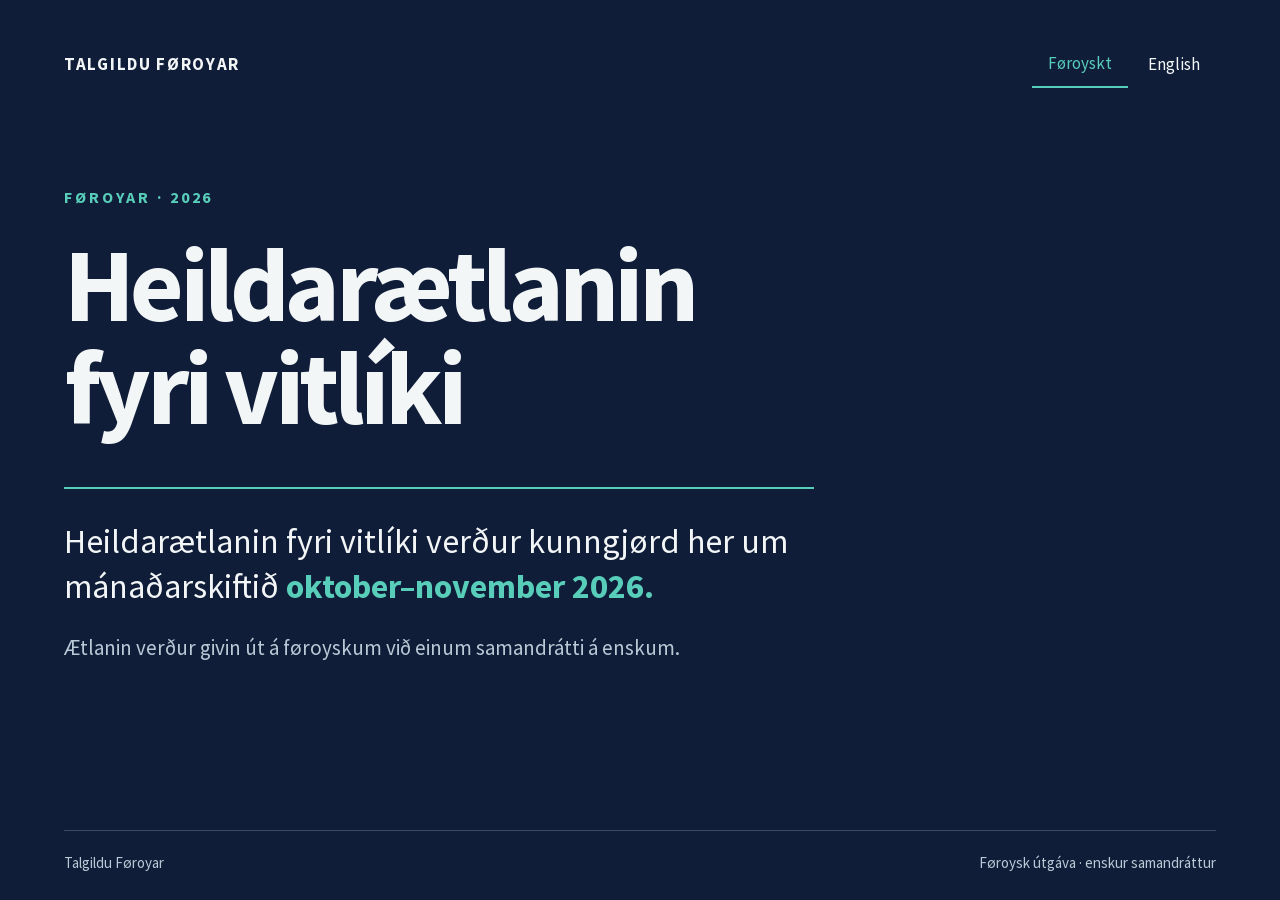
<file: docs/index.html>
<!doctype html>
<html lang="fo">
<head>
  <meta charset="utf-8">
  <meta name="viewport" content="width=device-width, initial-scale=1">
  <title>Heildarætlanin fyri vitlíki</title>
  <meta name="description" content="Heildarætlanin fyri vitlíki verður kunngjørd her um mánaðarskiftið oktober–november 2026. Føroysk útgáva við samandrátti á enskum.">
  <meta name="theme-color" content="#101d39">
  <link rel="canonical" href="https://vitliki.github.io/">
  <link rel="alternate" hreflang="fo" href="https://vitliki.github.io/">
  <link rel="alternate" hreflang="en" href="https://vitliki.github.io/en/">
  <link rel="alternate" hreflang="x-default" href="https://vitliki.github.io/">
  <meta property="og:type" content="website">
  <meta property="og:title" content="Heildarætlanin fyri vitlíki">
  <meta property="og:description" content="Verður kunngjørd um mánaðarskiftið oktober–november 2026.">
  <meta property="og:url" content="https://vitliki.github.io/">
  <meta property="og:locale" content="fo_FO">
  <link rel="stylesheet" href="assets/site.css">
</head>
<body>
  <a class="skip-link" href="#innihald">Far til innihaldið</a>
  <div class="page">
    <header class="header">
      <p class="publisher">Talgildu Føroyar</p>
      <nav class="languages" aria-label="Mál">
        <span aria-current="page" lang="fo">Føroyskt</span>
        <a href="en/" hreflang="en" lang="en">English</a>
      </nav>
    </header>
    <main id="innihald" tabindex="-1">
      <p class="eyebrow">Føroyar · 2026</p>
      <h1><span>Heildarætlanin</span><span>fyri vitlíki</span></h1>
      <div class="announcement">
        <p class="lead">Heildarætlanin fyri vitlíki verður kunngjørd her um mánaðarskiftið <strong>oktober–november 2026.</strong></p>
        <p class="detail">Ætlanin verður givin út á føroyskum við einum samandrátti á enskum.</p>
      </div>
    </main>
    <footer class="footer">
      <p>Talgildu Føroyar</p>
      <p>Føroysk útgáva · enskur samandráttur</p>
    </footer>
  </div>
</body>
</html>
</file>
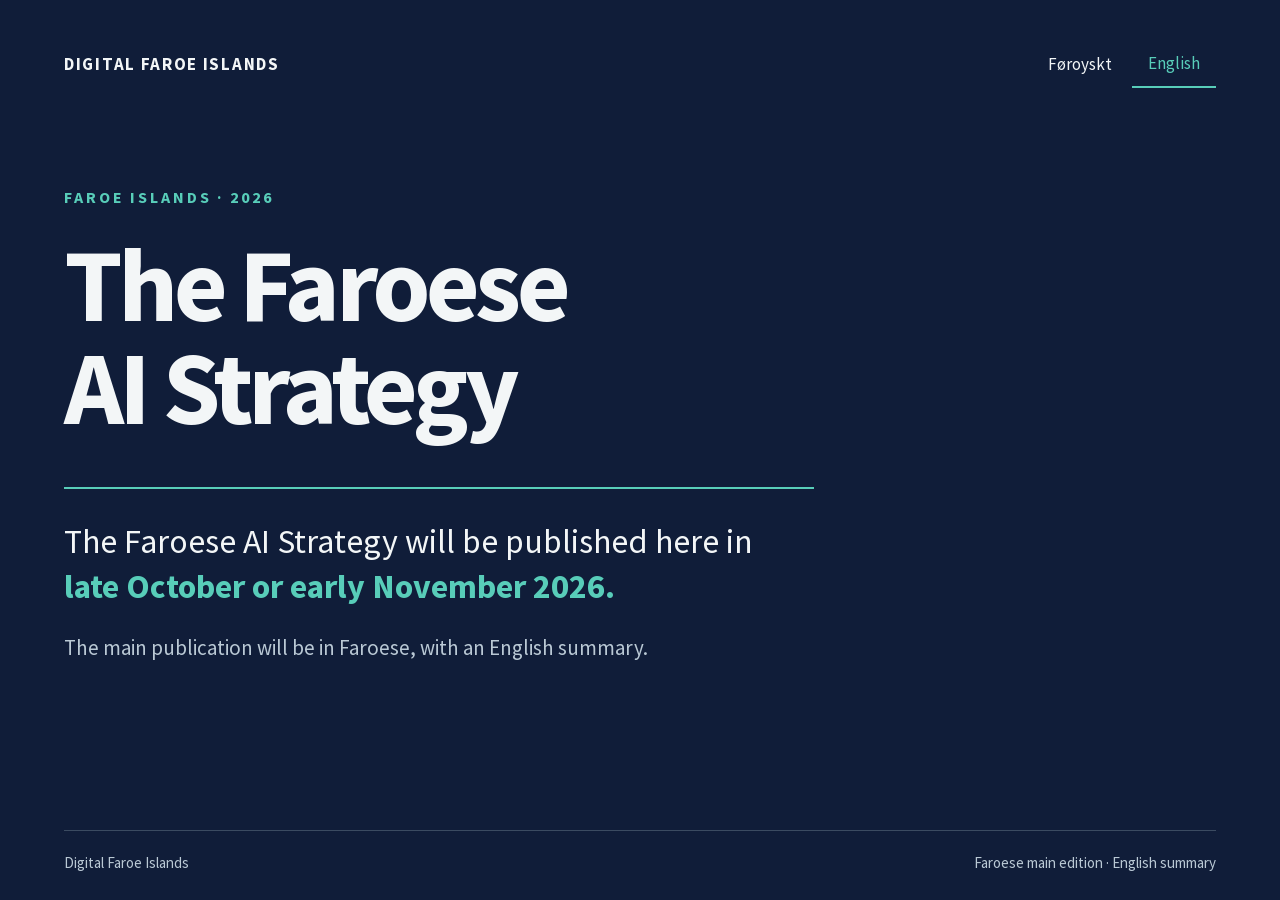
<file: docs/en/index.html>
<!doctype html>
<html lang="en">
<head>
  <meta charset="utf-8">
  <meta name="viewport" content="width=device-width, initial-scale=1">
  <title>The Faroese AI Strategy</title>
  <meta name="description" content="The Faroese AI Strategy will be published here in late October or early November 2026. A Faroese main edition with an English summary.">
  <meta name="theme-color" content="#101d39">
  <link rel="canonical" href="https://vitliki.github.io/en/">
  <link rel="alternate" hreflang="fo" href="https://vitliki.github.io/">
  <link rel="alternate" hreflang="en" href="https://vitliki.github.io/en/">
  <link rel="alternate" hreflang="x-default" href="https://vitliki.github.io/">
  <meta property="og:type" content="website">
  <meta property="og:title" content="The Faroese AI Strategy">
  <meta property="og:description" content="Publication in late October or early November 2026.">
  <meta property="og:url" content="https://vitliki.github.io/en/">
  <meta property="og:locale" content="en_GB">
  <link rel="stylesheet" href="../assets/site.css">
</head>
<body>
  <a class="skip-link" href="#content">Skip to content</a>
  <div class="page">
    <header class="header">
      <p class="publisher">Digital Faroe Islands</p>
      <nav class="languages" aria-label="Language">
        <a href="../" hreflang="fo" lang="fo">Føroyskt</a>
        <span aria-current="page" lang="en">English</span>
      </nav>
    </header>
    <main id="content" tabindex="-1">
      <p class="eyebrow">Faroe Islands · 2026</p>
      <h1><span>The Faroese</span><span>AI Strategy</span></h1>
      <div class="announcement">
        <p class="lead">The Faroese AI Strategy will be published here in <strong>late October or early November 2026.</strong></p>
        <p class="detail">The main publication will be in Faroese, with an English summary.</p>
      </div>
    </main>
    <footer class="footer">
      <p>Digital Faroe Islands</p>
      <p>Faroese main edition · English summary</p>
    </footer>
  </div>
</body>
</html>
</file>
<file: docs/assets/site.css>
@font-face {
  font-family: "Source Sans Pro";
  font-style: normal;
  font-weight: 400;
  font-display: swap;
  src: url("fonts/source-sans-pro-400.ttf") format("truetype");
}
@font-face {
  font-family: "Source Sans Pro";
  font-style: normal;
  font-weight: 700;
  font-display: swap;
  src: url("fonts/source-sans-pro-700.ttf") format("truetype");
}
:root {
  color-scheme: dark;
  --navy: #101d39;
  --paper: #f3f6f7;
  --mint: #58cdb9;
  --muted: #bac9d5;
  --rule: #3b4b61;
  font-family: "Source Sans Pro", sans-serif;
  background: var(--navy);
  color: var(--paper);
}
* { box-sizing: border-box; }
body { margin: 0; }
a { color: inherit; }
a:focus-visible { outline: 3px solid var(--mint); outline-offset: 5px; }
.skip-link {
  position: absolute;
  top: 12px;
  left: 12px;
  z-index: 2;
  padding: 12px 18px;
  background: var(--paper);
  color: var(--navy);
  transform: translateY(-150%);
}
.skip-link:focus { transform: translateY(0); }
.page {
  width: min(1320px, 100%);
  min-height: 100svh;
  margin: 0 auto;
  padding: 40px 64px 28px;
  display: flex;
  flex-direction: column;
}
.header { display: flex; align-items: center; justify-content: space-between; gap: 24px; }
.publisher { margin: 0; font-size: 17px; font-weight: 700; letter-spacing: .1em; text-transform: uppercase; }
.languages { display: flex; align-items: center; gap: 4px; font-size: 17px; }
.languages a, .languages span { padding: 12px 16px; min-height: 48px; display: inline-flex; align-items: center; }
.languages a { text-decoration: none; }
.languages a:hover { text-decoration: underline; text-underline-offset: 5px; }
.languages span { color: var(--mint); border-bottom: 2px solid var(--mint); }
main { padding: clamp(64px, 11vh, 128px) 0 80px; flex: 1; }
.eyebrow { margin: 0 0 26px; color: var(--mint); font-size: 16px; font-weight: 700; letter-spacing: .18em; text-transform: uppercase; }
h1 { margin: 0; font-size: clamp(2.1rem, 8.2vw, 7.5rem); line-height: .98; font-weight: 700; letter-spacing: -.045em; }
h1 span { display: block; }
.announcement { max-width: 750px; margin-top: 48px; padding-top: 30px; border-top: 2px solid var(--mint); }
.lead { margin: 0; font-size: clamp(24px, 2.65vw, 34px); line-height: 1.35; }
.lead strong { font-weight: 700; color: var(--mint); }
.detail { margin: 22px 0 0; color: var(--muted); font-size: 21px; line-height: 1.5; }
.footer { padding-top: 22px; border-top: 1px solid var(--rule); display: flex; flex-wrap: wrap; justify-content: space-between; gap: 12px 28px; font-size: 15px; color: var(--muted); }
.footer p { margin: 0; }
@media (max-width: 699px) {
  .page { padding: 22px 24px 24px; }
  .header { align-items: flex-start; flex-wrap: wrap; gap: 14px; }
  .publisher { font-size: 14px; padding-top: 14px; }
  .languages { font-size: 16px; margin-left: -12px; }
  .languages a, .languages span { padding: 12px; }
  main { padding: 58px 0 62px; }
  h1 { font-size: clamp(2.1rem, 9.2vw, 4.5rem); }
  .eyebrow { margin-bottom: 24px; font-size: 14px; }
  .announcement { margin-top: 36px; padding-top: 24px; }
  .detail { font-size: 19px; }
  .footer { flex-direction: column; }
}
@media print {
  :root { color-scheme: light; background: white; color: #101d39; --mint: #047a70; --muted: #4a5b72; --rule: #d5e0e4; }
  .page { min-height: auto; padding: 24px; }
  .skip-link, .languages { display: none; }
  main { padding: 60px 0; }
  h1 { font-size: 64px; }
}
</file>
